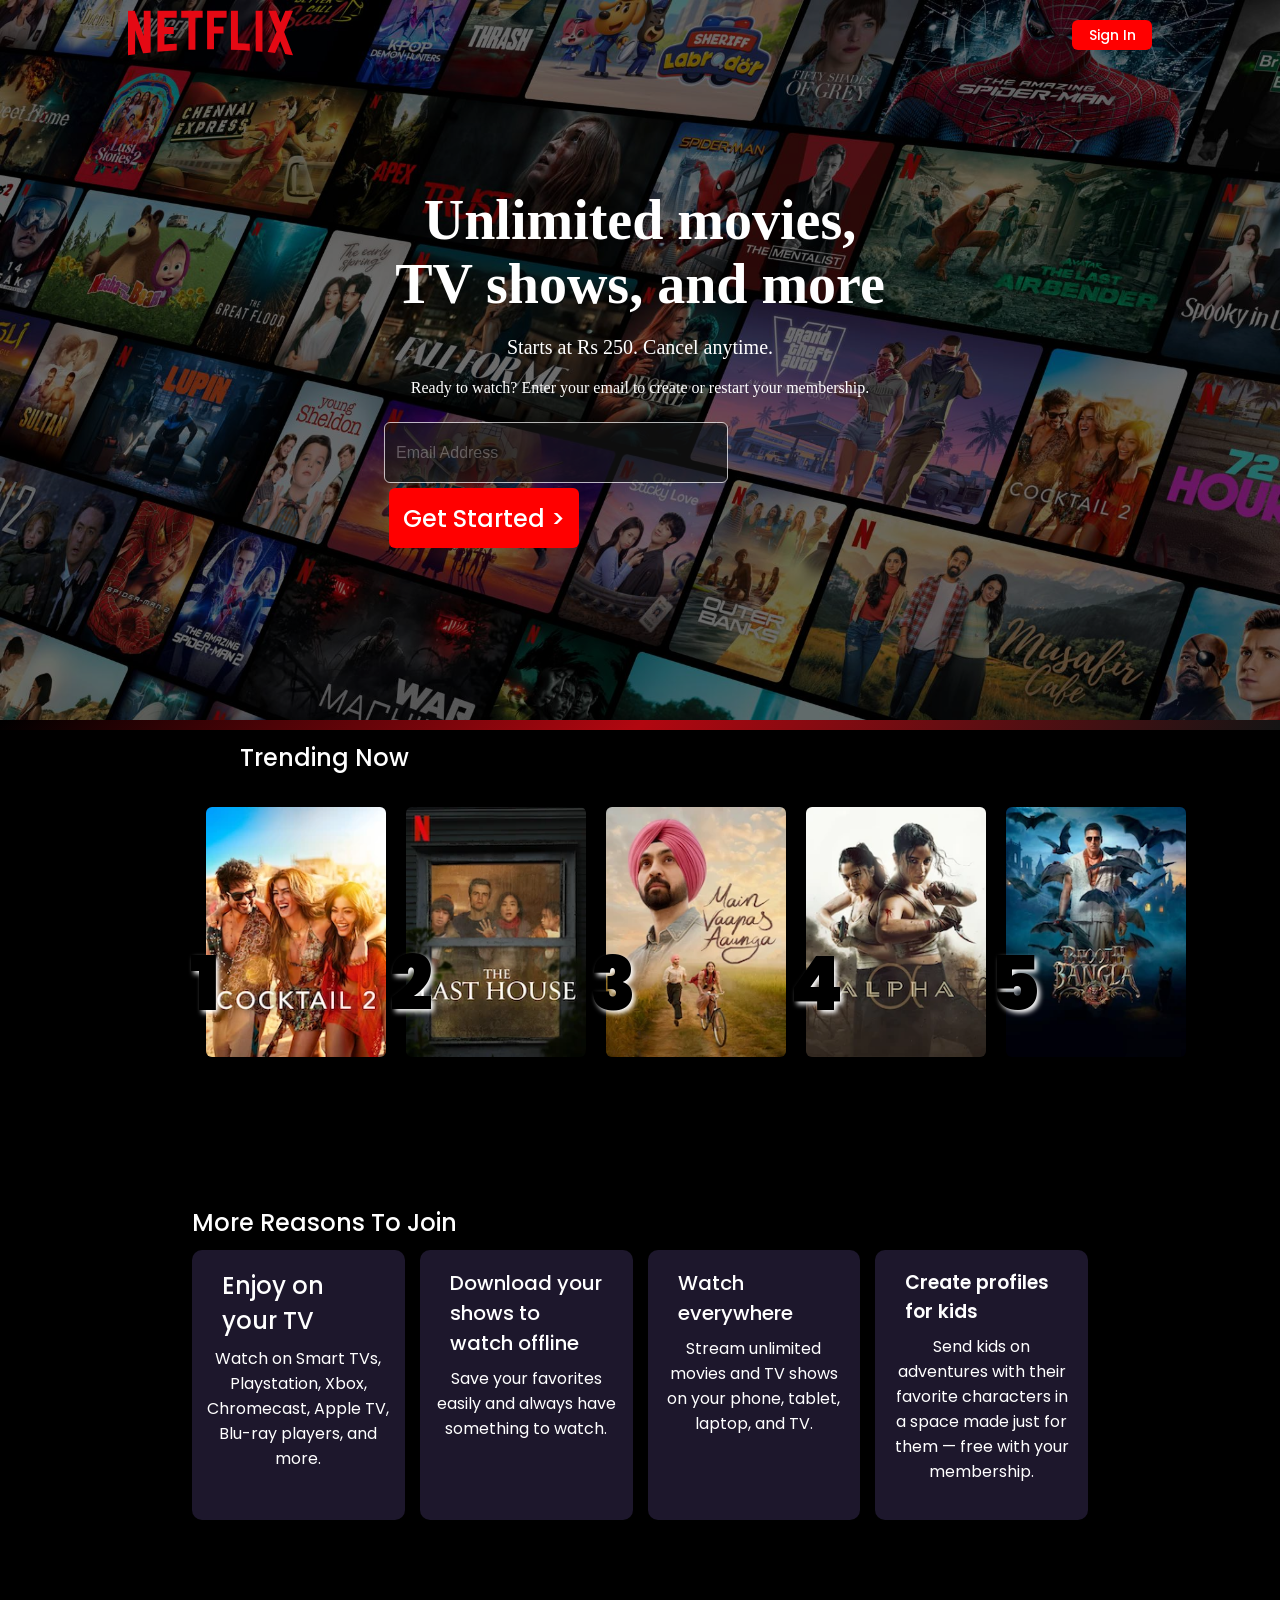
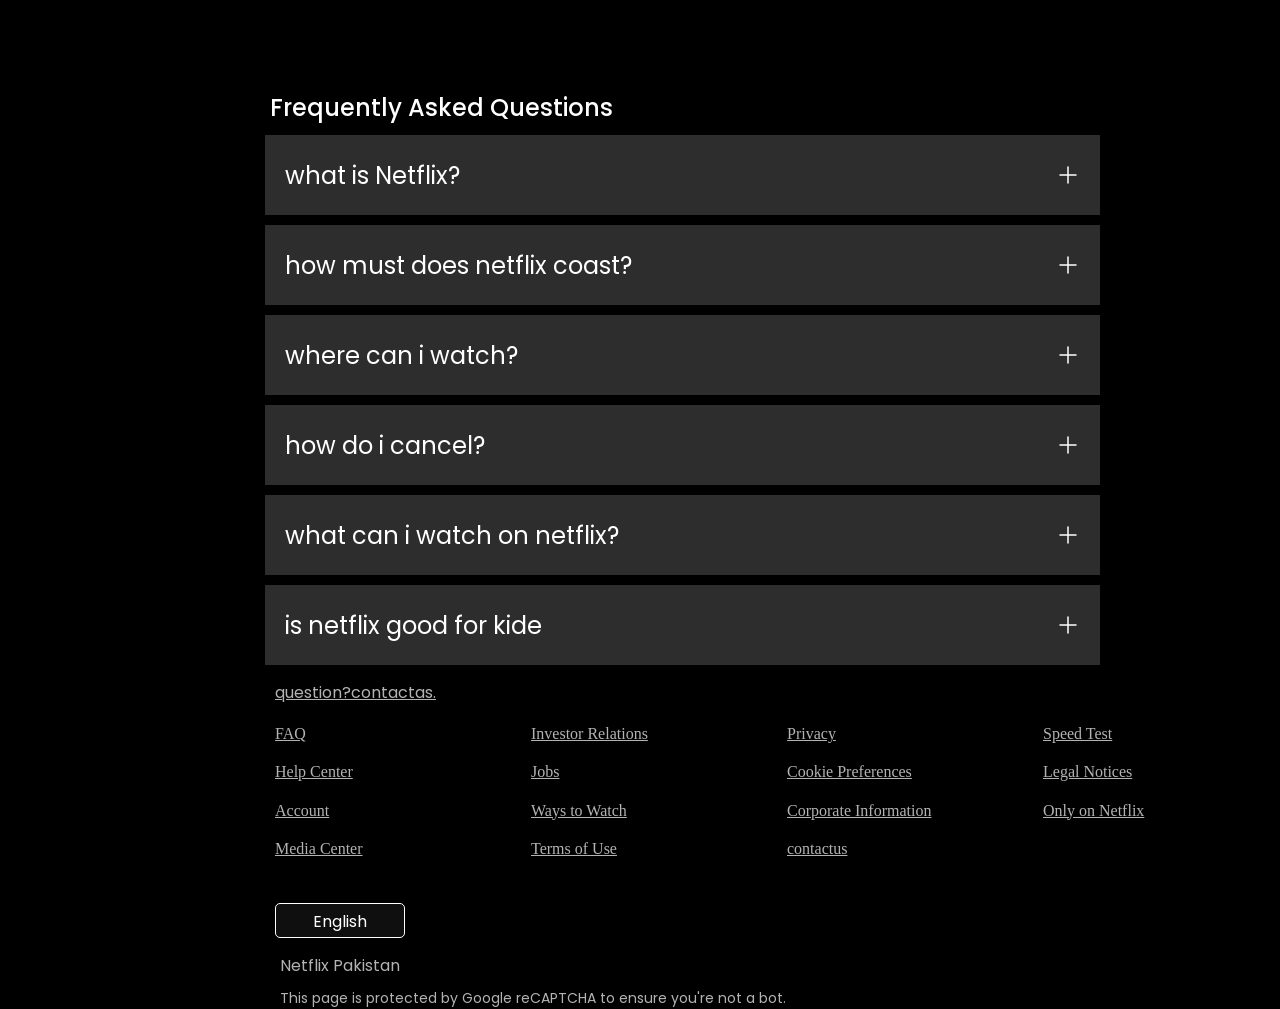
<file: index.html>
<!DOCTYPE html>
<html lang="en">

<head>
    <meta charset="UTF-8">
    <meta name="viewport" content="width=device-width, initial-scale=1.0">
    <title>Netflix Pakistan - Watch TV Shows Online, Watch Movies Online</title>
    <link rel="stylesheet" href="style.css">
    <link rel="shortcut icon" href="assiets/netflix_logo_icon_170919.png" type="image/x-icon">
</head>

<body>
    <div class="main">
        <nav>
            <span><svg xmlns="http://www.w3.org/2000/svg" width="370" height="100" fill="none" viewBox="0 0 370 100">
                    <path fill="#e50914"
                        d="M50.83 93.54V0H35.21v56.77L14.9 0H0v100c5.31-.83 10.31-1.56 15.94-2.19V43.23l17.81 52.4c5.94-.84 11.56-1.15 17.08-2.09m30.84-56.87V15.63h27.6V0H66.04v92.3l43.23-3.45v-15c-9.27.32-18.44 1.05-27.6 1.67V52.3c5.83-.31 13.95-.31 20.83-.31V36.35c-5.52 0-14.8.32-20.83.32m85.73-21.04V0h-48.03v15.63h16.15V87.7c5.1-.21 10.42-.21 15.63-.21V15.63zm25.41 19.9v-19.9h28.34V0H177.4v86.67h15.41V51.15h21.36V35.52zm53.65 37.39V0h-15.63v87.7a930 930 0 0 1 42.2 2.1V74.26c-8.65-.42-17.61-1.14-26.57-1.35m39.79 17.91c5 .32 10.2.52 15.31 1.15V0h-15.31zM370 0h-17.08l-10.94 26.25L331.78 0H314.9l18.23 46.98-20.1 45.83c5.62.73 11.14 1.04 16.76 1.98l11.46-26.56 11.15 28.96c5.93.94 11.77 1.98 17.6 2.81l-19.8-52.4z" />
                </svg></span>
            <button>sign in</button>
        </nav>
        <div class="box">
        </div>
        <div class="hero">
            <span>Unlimited movies, TV shows, and more</span>
            <span>Starts at Rs 250. Cancel anytime.</span>
            <span>Ready to watch? Enter your email to create or restart your membership.
            </span>
            <div class="input">
                <input type="text" placeholder="email address">
                <span><button>get Started &gt; </button> </span>
            </div>
        </div>
        
    </div>
    <div class="curve">
        <div class="separation"></div>
    </div>
    <h1>trending now</h1>
    <section class="img-box">
        <div class="movie-img">
            <span class="number">1</span>
            <img src="/assiets/images/AAAABdASUN6RmS_9Cz6RcM4PKxYy7dodzanPKLVynf3XovDr3AcakvtDLt5PVphbOEWfopc547BO194AXv3WsY4MT8efTOi8sjiEvY8.webp"
                alt="">
        </div>
        <div class="movie-img">
            <span class="number">2</span>
            <img src="/assiets/images/AAAABeMf38J8BfSwaPGwqyyH1bh9xRy5TTduGHkgRHOrPAWSQV2qLqJOyOPgTWpQS_X8sm08WbnzcHtnEWSF0lym_O6wWU6FSapo7A3VQelXKzOKywdsjcpFeuDxpeCvkZo95tyG.webp"
                alt="">
        </div>
        <div class="movie-img">
            <span class="number">3</span>
            <img src="/assiets/images/AAAABevqnI_ZIxXIbPg7e804EBWlJDu2WE9sPDLN-2r0maVzKVKijib7GQViWgcGDs4g2s1Nb-FHECqdukyTdxe_sBJ4IFjxVwdjopI.webp"
                alt="">
        </div>
        <div class="movie-img">
            <span class="number">4</span>
            <img src="/assiets/images/AAAABSwMP_RP4yykJh43expsqt9f9o1tQuoaPVgB_6t5wLQmTIFH0C7ou759TjdtLFRaD8a7ugZ-YjogjGN6baRmKUGfKSySB8Akfs8.webp"
                alt="">
        </div>
        <div class="movie-img">
            <span class="number">5</span>
            <img src="/assiets/images/AAAABV634RJ705XipxQXbUOmWTlPM6NMLGOMgv8O6-1mpxjUiHuGTO8aU_smM_58vn7E3eNAHVvWJq0PdI-Nfb186hH-lCfPKhOAdpg.webp"
                alt="">
        </div>
        <svg viewBox="0 0 24 24" width="24" height="24" data-icon="ChevronRightMedium" data-icon-id=":r5:"
            aria-hidden="true" xmlns="http://www.w3.org/2000/svg" fill="none" role="img">
            <path fill="currentColor" fill-rule="evenodd"
                d="m15.586 12-7.293 7.293 1.414 1.414 8-8a1 1 0 0 0 0-1.414l-8-8-1.414 1.414z" clip-rule="evenodd">
            </path>
        </svg>
        <path fill="currentColor" fill-rule="evenodd"
            d="m15.586 12-7.293 7.293 1.414 1.414 8-8a1 1 0 0 0 0-1.414l-8-8-1.414 1.414z" clip-rule="evenodd"></path>
    </section>
    <section class="text">
        <h2>More Reasons to Join
        </h2>
        <div class="boxes">

            <div class="box box1 ">

                <span>Enjoy on your TV</span>
                <p>Watch on Smart TVs, Playstation, Xbox, Chromecast, Apple TV, Blu-ray players, and more.</p>
            </div>
            <div class="box box2">

                <span>Download your shows to watch offline
                </span>
                <p>Save your favorites easily and always have something to watch.

                </p>
            </div>
            <div class="box box3">

                <span>Watch everywhere
                </span>
                <p>Stream unlimited movies and TV shows on your phone, tablet, laptop, and TV.

                </p>
            </div>
            <div class="box box4">

                <span>Create profiles for kids
                </span>
                <p>Send kids on adventures with their favorite characters in a space made just for them — free with your
                    membership.

                </p>
            </div>
        </div>
    </section>
    <section class="freq">
        <h2>Frequently Asked Questions
        </h2>
        <div class="cost">
            <p>what is Netflix?</p>
            <svg xmlns="http://www.w3.org/2000/svg" viewBox="0 0 24 24" width="24" height="24" color="currentColor"
                fill="none" stroke="currentColor" stroke-width="1.5" stroke-linecap="round" stroke-linejoin="round">
                <path d="M12 4V20M20 12H4"></path>
            </svg>
        </div>
        <div class="cost">
            <p>how must does netflix coast?</p>
            <svg xmlns="http://www.w3.org/2000/svg" viewBox="0 0 24 24" width="24" height="24" color="currentColor"
                fill="none" stroke="currentColor" stroke-width="1.5" stroke-linecap="round" stroke-linejoin="round">
                <path d="M12 4V20M20 12H4"></path>
            </svg>
        </div>
        <div class="cost">
            <p>where can i watch?</p>
            <svg xmlns="http://www.w3.org/2000/svg" viewBox="0 0 24 24" width="24" height="24" color="currentColor"
                fill="none" stroke="currentColor" stroke-width="1.5" stroke-linecap="round" stroke-linejoin="round">
                <path d="M12 4V20M20 12H4"></path>
            </svg>
        </div>
        <div class="cost">
            <p>how do i cancel?</p>
            <svg xmlns="http://www.w3.org/2000/svg" viewBox="0 0 24 24" width="24" height="24" color="currentColor"
                fill="none" stroke="currentColor" stroke-width="1.5" stroke-linecap="round" stroke-linejoin="round">
                <path d="M12 4V20M20 12H4"></path>
            </svg>
        </div>
        <div class="cost">
            <p>what can i watch on netflix?</p>
            <svg xmlns="http://www.w3.org/2000/svg" viewBox="0 0 24 24" width="24" height="24" color="currentColor"
                fill="none" stroke="currentColor" stroke-width="1.5" stroke-linecap="round" stroke-linejoin="round">
                <path d="M12 4V20M20 12H4"></path>
            </svg>
        </div>
        <div class="cost">
            <p>is netflix good for kide</p>
            <svg xmlns="http://www.w3.org/2000/svg" viewBox="0 0 24 24" width="24" height="24" color="currentColor"
                fill="none" stroke="currentColor" stroke-width="1.5" stroke-linecap="round" stroke-linejoin="round">
                <path d="M12 4V20M20 12H4"></path>
            </svg>
        </div>
        <footer>
            <h2>question?contactas.</h2>
            <div class="question">
                <a href="#">FAQ</a>
                <a href="#">Investor Relations</a>
                <a href="#">Privacy</a>
                <a href="#">Speed Test</a>
                <a href="#">Help Center</a>
                <a href="#">Jobs</a>
                <a href="#">Cookie Preferences</a>
                <a href="#">Legal Notices</a>
                <a href="#">Account</a>
                <a href="#">Ways to Watch</a>
                <a href="#">Corporate Information</a>
                <a href="#">Only on Netflix</a>
                <a href="#">Media Center</a>
                <a href="#">Terms of Use</a>
                <a href="#">contactus</a>
            </div>
        </footer>
        <div class="foot">
            <button>English</button>
            <p>Netflix Pakistan</p>
            <p>This page is protected by Google reCAPTCHA to ensure you're not a bot.</p>
        </div>
    </section>



</body>

</html>
</file>
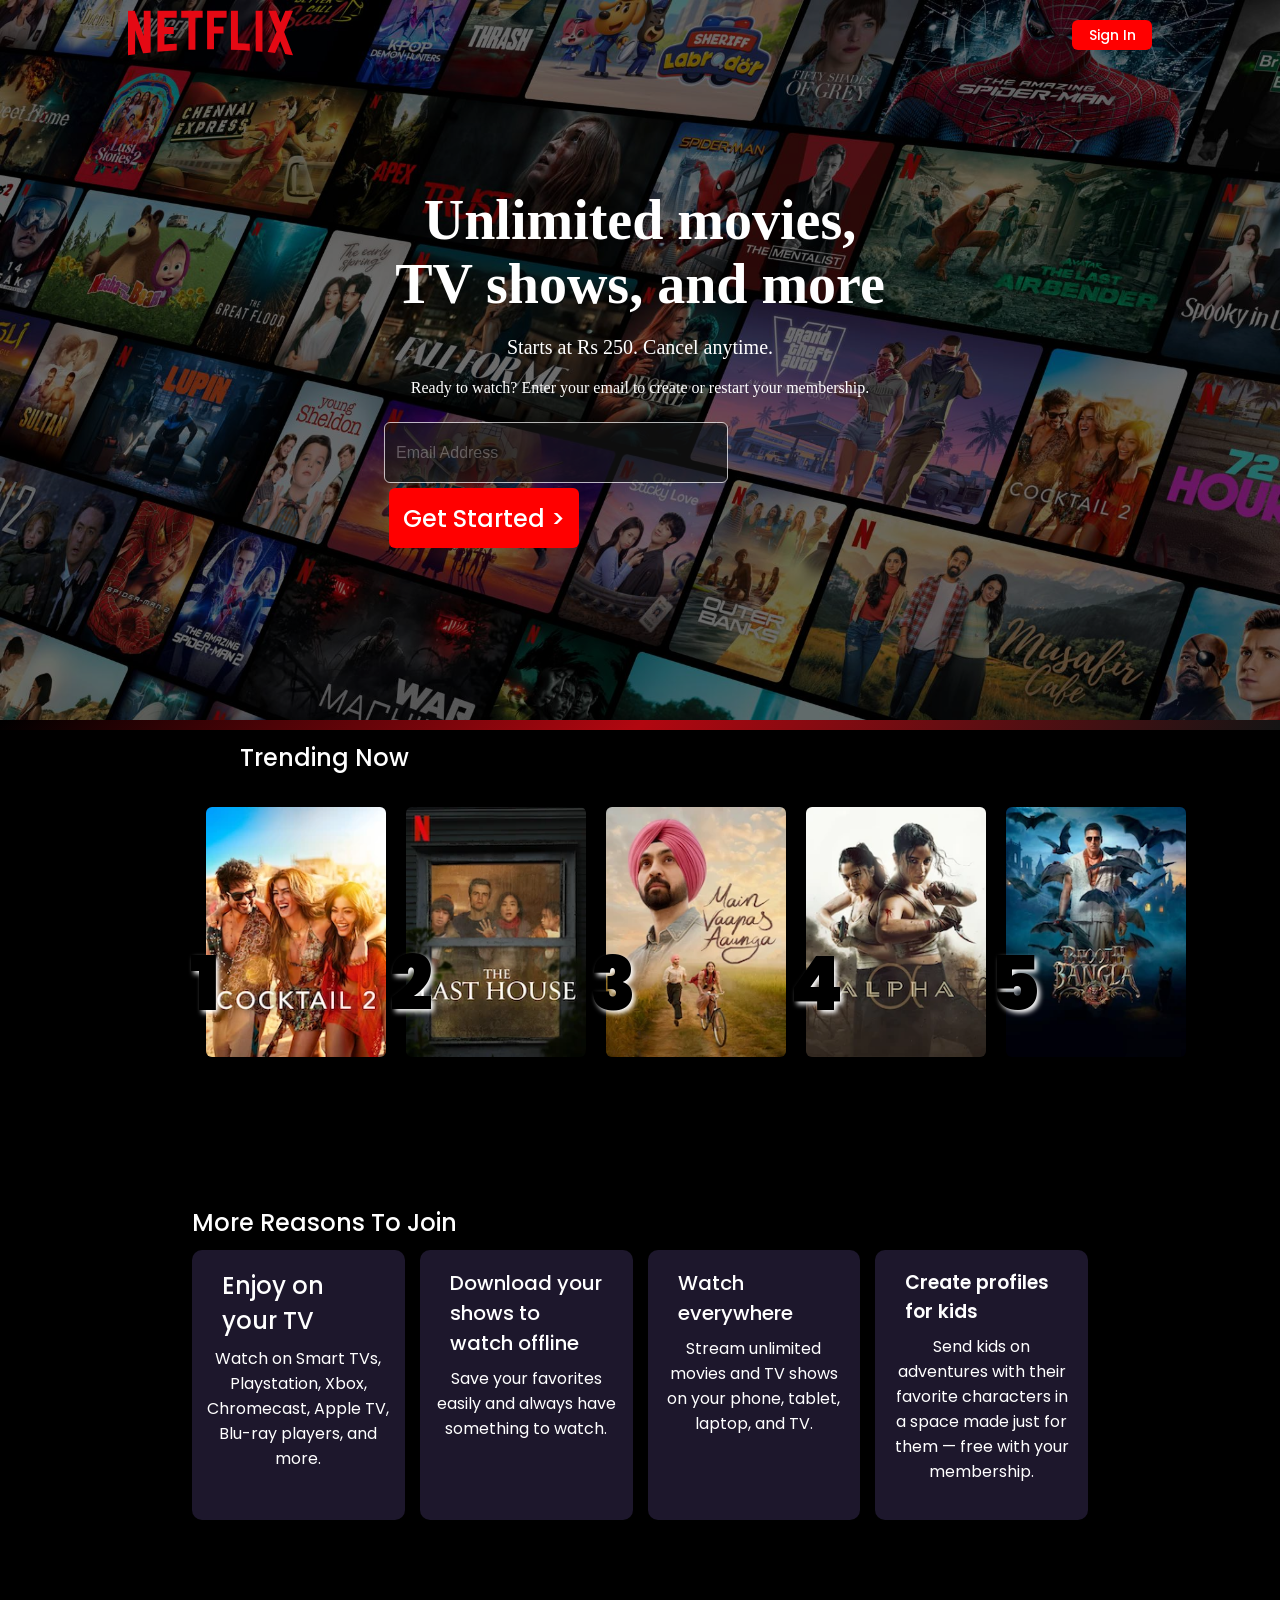
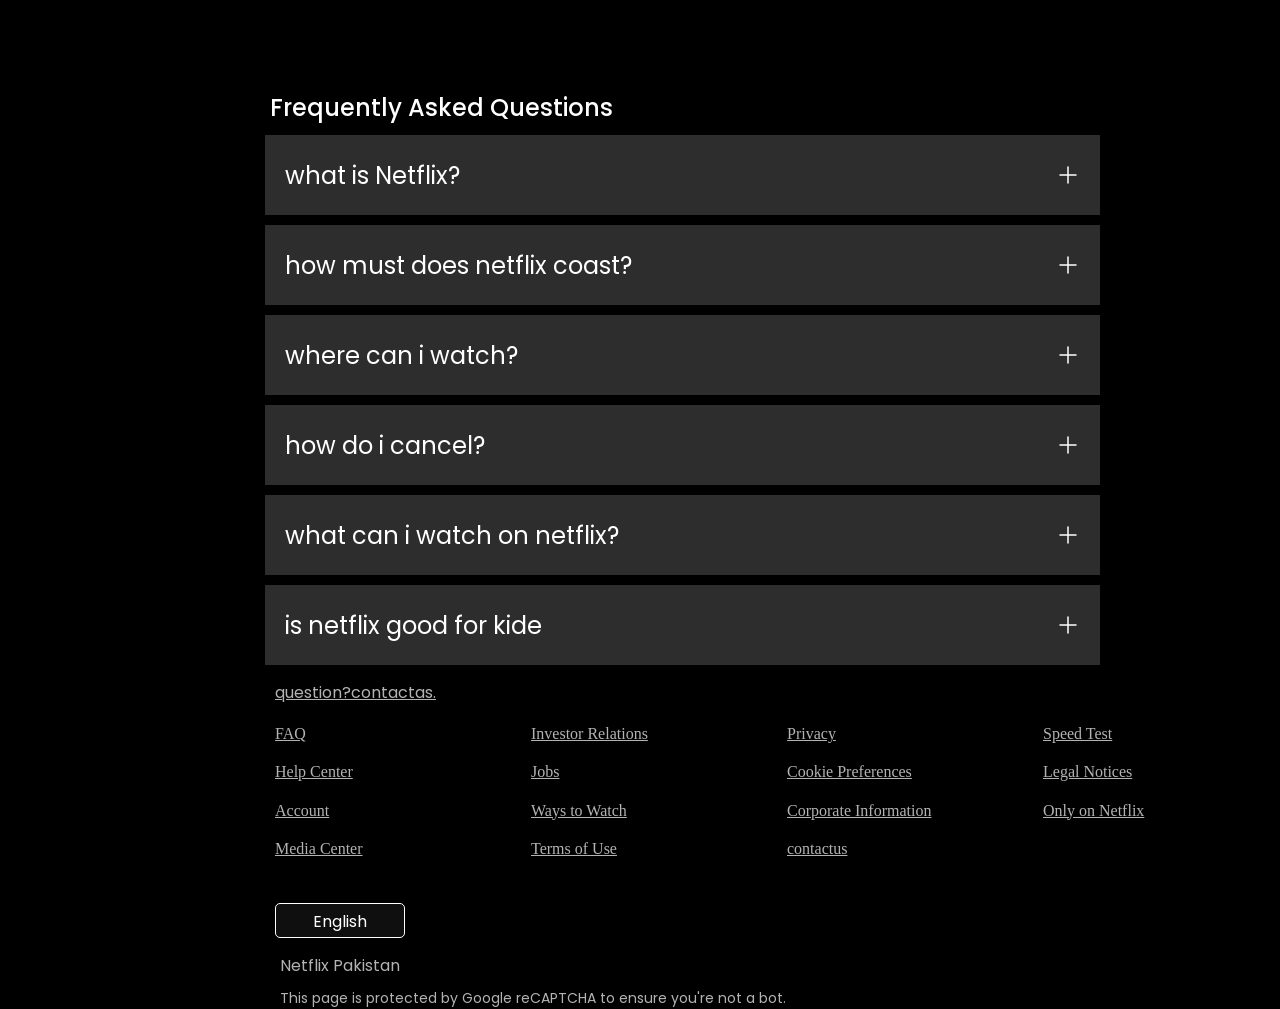
<file: project-netflex/index.html>
<!DOCTYPE html>
<html lang="en">

<head>
    <meta charset="UTF-8">
    <meta name="viewport" content="width=device-width, initial-scale=1.0">
    <title>Netflix Pakistan - Watch TV Shows Online, Watch Movies Online</title>
    <link rel="stylesheet" href="style.css">
    <link rel="shortcut icon" href="netflix_logo_icon_170919.png" type="image/x-icon">
</head>

<body>
    <div class="main">
        <nav>
            <span><svg xmlns="http://www.w3.org/2000/svg" width="370" height="100" fill="none" viewBox="0 0 370 100">
                    <path fill="#e50914"
                        d="M50.83 93.54V0H35.21v56.77L14.9 0H0v100c5.31-.83 10.31-1.56 15.94-2.19V43.23l17.81 52.4c5.94-.84 11.56-1.15 17.08-2.09m30.84-56.87V15.63h27.6V0H66.04v92.3l43.23-3.45v-15c-9.27.32-18.44 1.05-27.6 1.67V52.3c5.83-.31 13.95-.31 20.83-.31V36.35c-5.52 0-14.8.32-20.83.32m85.73-21.04V0h-48.03v15.63h16.15V87.7c5.1-.21 10.42-.21 15.63-.21V15.63zm25.41 19.9v-19.9h28.34V0H177.4v86.67h15.41V51.15h21.36V35.52zm53.65 37.39V0h-15.63v87.7a930 930 0 0 1 42.2 2.1V74.26c-8.65-.42-17.61-1.14-26.57-1.35m39.79 17.91c5 .32 10.2.52 15.31 1.15V0h-15.31zM370 0h-17.08l-10.94 26.25L331.78 0H314.9l18.23 46.98-20.1 45.83c5.62.73 11.14 1.04 16.76 1.98l11.46-26.56 11.15 28.96c5.93.94 11.77 1.98 17.6 2.81l-19.8-52.4z" />
                </svg></span>
            <button>sign in</button>
        </nav>
        <div class="box">
        </div>
        <div class="hero">
            <span>Unlimited movies, TV shows, and more</span>
            <span>Starts at Rs 250. Cancel anytime.</span>
            <span>Ready to watch? Enter your email to create or restart your membership.
            </span>
            <div class="input">
                <input type="text" placeholder="email address">
                <span><button>get Started &gt; </button> </span>
            </div>
        </div>
        
    </div>
    <div class="curve">
        <div class="separation"></div>
    </div>
    <h1>trending now</h1>
    <section class="img-box">
        <div class="movie-img">
            <span class="number">1</span>
            <img src="/assiets/images/AAAABdASUN6RmS_9Cz6RcM4PKxYy7dodzanPKLVynf3XovDr3AcakvtDLt5PVphbOEWfopc547BO194AXv3WsY4MT8efTOi8sjiEvY8.webp"
                alt="">
        </div>
        <div class="movie-img">
            <span class="number">2</span>
            <img src="/assiets/images/AAAABeMf38J8BfSwaPGwqyyH1bh9xRy5TTduGHkgRHOrPAWSQV2qLqJOyOPgTWpQS_X8sm08WbnzcHtnEWSF0lym_O6wWU6FSapo7A3VQelXKzOKywdsjcpFeuDxpeCvkZo95tyG.webp"
                alt="">
        </div>
        <div class="movie-img">
            <span class="number">3</span>
            <img src="/assiets/images/AAAABevqnI_ZIxXIbPg7e804EBWlJDu2WE9sPDLN-2r0maVzKVKijib7GQViWgcGDs4g2s1Nb-FHECqdukyTdxe_sBJ4IFjxVwdjopI.webp"
                alt="">
        </div>
        <div class="movie-img">
            <span class="number">4</span>
            <img src="/assiets/images/AAAABSwMP_RP4yykJh43expsqt9f9o1tQuoaPVgB_6t5wLQmTIFH0C7ou759TjdtLFRaD8a7ugZ-YjogjGN6baRmKUGfKSySB8Akfs8.webp"
                alt="">
        </div>
        <div class="movie-img">
            <span class="number">5</span>
            <img src="/assiets/images/AAAABV634RJ705XipxQXbUOmWTlPM6NMLGOMgv8O6-1mpxjUiHuGTO8aU_smM_58vn7E3eNAHVvWJq0PdI-Nfb186hH-lCfPKhOAdpg.webp"
                alt="">
        </div>
        <svg viewBox="0 0 24 24" width="24" height="24" data-icon="ChevronRightMedium" data-icon-id=":r5:"
            aria-hidden="true" xmlns="http://www.w3.org/2000/svg" fill="none" role="img">
            <path fill="currentColor" fill-rule="evenodd"
                d="m15.586 12-7.293 7.293 1.414 1.414 8-8a1 1 0 0 0 0-1.414l-8-8-1.414 1.414z" clip-rule="evenodd">
            </path>
        </svg>
        <path fill="currentColor" fill-rule="evenodd"
            d="m15.586 12-7.293 7.293 1.414 1.414 8-8a1 1 0 0 0 0-1.414l-8-8-1.414 1.414z" clip-rule="evenodd"></path>
    </section>
    <section class="text">
        <h2>More Reasons to Join
        </h2>
        <div class="boxes">

            <div class="box box1 ">

                <span>Enjoy on your TV</span>
                <p>Watch on Smart TVs, Playstation, Xbox, Chromecast, Apple TV, Blu-ray players, and more.</p>
            </div>
            <div class="box box2">

                <span>Download your shows to watch offline
                </span>
                <p>Save your favorites easily and always have something to watch.

                </p>
            </div>
            <div class="box box3">

                <span>Watch everywhere
                </span>
                <p>Stream unlimited movies and TV shows on your phone, tablet, laptop, and TV.

                </p>
            </div>
            <div class="box box4">

                <span>Create profiles for kids
                </span>
                <p>Send kids on adventures with their favorite characters in a space made just for them — free with your
                    membership.

                </p>
            </div>
        </div>
    </section>
    <section class="freq">
        <h2>Frequently Asked Questions
        </h2>
        <div class="cost">
            <p>what is Netflix?</p>
            <svg xmlns="http://www.w3.org/2000/svg" viewBox="0 0 24 24" width="24" height="24" color="currentColor"
                fill="none" stroke="currentColor" stroke-width="1.5" stroke-linecap="round" stroke-linejoin="round">
                <path d="M12 4V20M20 12H4"></path>
            </svg>
        </div>
        <div class="cost">
            <p>how must does netflix coast?</p>
            <svg xmlns="http://www.w3.org/2000/svg" viewBox="0 0 24 24" width="24" height="24" color="currentColor"
                fill="none" stroke="currentColor" stroke-width="1.5" stroke-linecap="round" stroke-linejoin="round">
                <path d="M12 4V20M20 12H4"></path>
            </svg>
        </div>
        <div class="cost">
            <p>where can i watch?</p>
            <svg xmlns="http://www.w3.org/2000/svg" viewBox="0 0 24 24" width="24" height="24" color="currentColor"
                fill="none" stroke="currentColor" stroke-width="1.5" stroke-linecap="round" stroke-linejoin="round">
                <path d="M12 4V20M20 12H4"></path>
            </svg>
        </div>
        <div class="cost">
            <p>how do i cancel?</p>
            <svg xmlns="http://www.w3.org/2000/svg" viewBox="0 0 24 24" width="24" height="24" color="currentColor"
                fill="none" stroke="currentColor" stroke-width="1.5" stroke-linecap="round" stroke-linejoin="round">
                <path d="M12 4V20M20 12H4"></path>
            </svg>
        </div>
        <div class="cost">
            <p>what can i watch on netflix?</p>
            <svg xmlns="http://www.w3.org/2000/svg" viewBox="0 0 24 24" width="24" height="24" color="currentColor"
                fill="none" stroke="currentColor" stroke-width="1.5" stroke-linecap="round" stroke-linejoin="round">
                <path d="M12 4V20M20 12H4"></path>
            </svg>
        </div>
        <div class="cost">
            <p>is netflix good for kide</p>
            <svg xmlns="http://www.w3.org/2000/svg" viewBox="0 0 24 24" width="24" height="24" color="currentColor"
                fill="none" stroke="currentColor" stroke-width="1.5" stroke-linecap="round" stroke-linejoin="round">
                <path d="M12 4V20M20 12H4"></path>
            </svg>
        </div>
        <footer>
            <h2>question?contactas.</h2>
            <div class="question">
                <a href="#">FAQ</a>
                <a href="#">Investor Relations</a>
                <a href="#">Privacy</a>
                <a href="#">Speed Test</a>
                <a href="#">Help Center</a>
                <a href="#">Jobs</a>
                <a href="#">Cookie Preferences</a>
                <a href="#">Legal Notices</a>
                <a href="#">Account</a>
                <a href="#">Ways to Watch</a>
                <a href="#">Corporate Information</a>
                <a href="#">Only on Netflix</a>
                <a href="#">Media Center</a>
                <a href="#">Terms of Use</a>
                <a href="#">contactus</a>
            </div>
        </footer>
        <div class="foot">
            <button>English</button>
            <p>Netflix Pakistan</p>
            <p>This page is protected by Google reCAPTCHA to ensure you're not a bot.</p>
        </div>
    </section>



</body>

</html>
</file>
<file: style.css>
@import url('https://fonts.googleapis.com/css2?family=Basic&family=Poppins:ital,wght@0,100;0,200;0,300;0,400;0,500;0,600;0,700;0,800;0,900;1,100;1,200;1,300;1,400;1,500;1,600;1,700;1,800;1,900&display=swap');

* {
    margin: 0;
    padding: 0;
}

body {
    background-color: black;
    box-sizing: border-box;
    overflow-x: hidden;
}

.main {
    background-image: url(assiets/images/PK-en-20260831-TRIFECTA-perspective_bc9a7950-8249-46a3-98ef-0d84d7eb0abf_large.jpg);
    width: 100vw;
    max-width: 1800px;
    height: 80vh;
    /* background-position: center center; */
    background-size: cover;
    position: relative;
}

.main .box {
    background-color: #010101;
    opacity: 0.44;
    max-width: 1800px;
    width: 100Vw;
    height: 80vh;
    position: absolute;
    top: 0;
}

nav {
    display: flex;
    justify-content: space-between;
    align-items: center;
    width: 80vw;
    height: 70px;
    margin: 0px auto;

}

nav svg {
    width: 165px;
    position: relative;
    z-index: 10;
}
nav button:hover{
    cursor: pointer;
}
nav button {
    width: 80px;
    height: 30px;
    font-size: 14px;
    font-weight: 500;
    /* font-family:  "Netflix Sans", "Helvetica Neue", "Segoe UI", Roboto, Ubuntu, sans-serif; */
    font-family: "Poppins", sans-serif;
    position: relative;
    z-index: 10;
    border: none;
    background-color: red;
    border-radius: 6px;
    text-transform: capitalize;
    padding: 5px;
    color: rgb(255, 255, 255);
}

.hero {

    color: white;
    height: 80%;
    width: 40%;
    display: flex;
    justify-content: center;
    align-items: center;
    margin: 10px auto 0px;
    flex-direction: column;
    position: relative;
    gap: 10px;


}

.hero> :nth-child(1) {
    text-align: center;
    align-items: center;
    font-weight: 700;
    font-size: 56px;
    margin-bottom: 10px;
}

.hero> :nth-child(2) {
    text-align: center;
    align-items: center;
    font-weight: 500;
    font-size: 20px;
    margin-bottom: 10px;
}

.hero> :nth-child(3) {
    text-align: center;
    align-items: center;
    font-weight: 400;
    font-size: 16px;
    margin-bottom: 10px;
}

.input input {
    font-weight: 400;
    font-size: 16px;
    color: rgb(255, 255, 255);
    text-transform: capitalize;

    /* min-width: 1.5rem;
    min-height: 1.5rem; */
    width: 320px;
    height: 37px;
    padding: 11px;
    margin: 5px auto 0px;
    background-color: rgba(23, 23, 23, 0.9);
    opacity: 0.70;
    border: 1px solid white;
    border-radius: 6px;

}
.input input:hover{
    outline: solid white;
    outline-offset: 2px;
}

.input button {
    background-color: red;
    color: white;
    font-weight: 500;
    font-size: 24px;
    width: 190px;
    height: 60px;
    padding: 5px;
    font-family: "Poppins", sans-serif;
    border: none;
    border-radius: 6px;
    text-transform: capitalize;
    margin: 5px 0px 0px 5px;

}
.input button:hover{
    cursor: pointer;
}

.curve {
    position: relative;
    width: 100%;
    z-index: 1;
    overflow-x: hidden;
    height: 10px;
    background: linear-gradient(135deg, #000000, #B20710, #141414);

}

.separation {
    height: 10%;
    width: 100%;
    border-top-left-radius: 50% 100%;
    border-top-right-radius: 50% 100%;
    border-bottom: none;

    /* background-color: #BA90D6; */
    background: linear-gradient(135deg, #000000, #B20710, #141414);
    position: absolute;
    top: 0;



}

.img-box {
    width: 72vw;
    height: 45vh;
    display: flex;
    margin: 5px auto;
    /* background-color: rgb(194, 35, 35); */
    border: 2px solid black;
    border-radius: 7px;
    padding: 15px;
    box-sizing: border-box;

}

h1 {
    display: flex;
    
    color: white;
    margin: 10px 0px 5px 240px;
    text-transform: capitalize;
    font-family: "Poppins", sans-serif;
    font-weight: 500;
    font-size: 24px;
}

.img-box .movie-img {
    position: relative;
    margin: 10px;
    border-radius: 6px;
    width: 50vw;
    height: 40vh;
    border: none;
}

.movie-img img {
    width: 180px;
    height: 250px;
    object-fit: fill;
    border: none;
    border-radius: 6px;
    object-position: center center;
}
.movie-img .number {
    font-size: 75px;
    font-family: "Poppins", sans-serif;
    font-weight: 900;
    position: absolute;
    z-index: 2;
    text-align: center;
    top: 120px;
    left: -16px;
    text-shadow: 3px 3px 5px white;
    
}
.movie-img img:hover{
    transform: rotateY(20deg);
    cursor: pointer;
    box-shadow: 1px 1px 2px whitesmoke;

}
.img-box> svg{
    background-color: rgba(21, 21, 21, 0.66);
    width: 75px;
    height: 130px;
    margin-top: 70px;
    font-size: 10px;
    border: none;
    border-radius: 6px;
    cursor: pointer;
    color: aliceblue;
}
.img-box> svg:hover{
    background-color: rgba(51, 51, 51, 1);
}
.text {
    width: 70vw;
    height: 45vh;
    /* background-color: red; */
    margin: 10px auto;
    padding: 10px;


}

.text>h2 {
    display: flex;
    justify-content: flex-start;

    text-transform: capitalize;
    font-weight: 500;
    font-size: 24px;
    margin-bottom: 5px;
    font-family: "Poppins", sans-serif;
    color: white;

}

.boxes {
    display: flex;
    justify-content: center;
    align-items: center;
    gap: 15px;
}

.text .box {
    width: 280px;
    height: 250px;
    border: none;
    border-radius: 10px;
    padding: 10px;
    color: white;
    margin: 5px auto;
    /* background: linear-gradient(135deg, #050B2E, #1B0B3A, #5B21B6); */
    background-color: #1d172c;
}







.box1 :nth-child(1) {
    display: inline-block;
    margin: 8px 20px;
    /* text-align: center; */
    font-size: 24px;
    font-weight: 500;
    font-family: "Poppins", sans-serif;
}

.box1 :nth-child(2) {
    text-align: center;
    font-size: 16px;
    font-weight: 400;
    font-family: "Poppins", sans-serif;
    margin: 0px 5px;
}

.box2 :nth-child(1) {
    display: inline-block;
    margin: 8px 20px;
    /* text-align: center; */
    font-size: 20px;
    font-weight: 500;
    font-family: "Poppins", sans-serif;
}

.box2 :nth-child(2) {
    text-align: center;
    font-size: 16px;
    font-weight: 400;
    font-family: "Poppins", sans-serif;
    margin: 0px 5px;
}

.box3 :nth-child(1) {
    display: inline-block;
    margin: 8px 20px;
    /* text-align: center; */
    font-size: 20px;
    font-weight: 500;
    font-family: "Poppins", sans-serif;
}

.box3 :nth-child(2) {
    text-align: center;
    font-size: 16px;
    font-weight: 400;
    font-family: "Poppins", sans-serif;
    margin: 0px 5px;
}

.box4 :nth-child(1) {
    display: inline-block;
    margin: 8px 20px;
    /* text-align: center; */
    font-size: 19px;
    font-weight: 600;
    font-family: "Poppins", sans-serif;
}

.box4 :nth-child(2) {
    text-align: center;
    font-size: 16px;
    font-weight: 400;
    font-family: "Poppins", sans-serif;
    margin: 0px 5px;
}

.freq {
    width: 80vw;
    height: 50vh;
    display: grid;
    grid-template-columns: 1;

    padding: 15px;
    margin: 50px 250px 0px;
}

.freq>h2 {
    font-weight: 500;
    font-size: 24px;
    color: white;
    font-family: "Poppins", sans-serif;
    margin: 5px;
}

.freq .cost {
    width: 80%;
    height: 80px;
    border: none;
    color: white;
    background-color: #2d2d2d;
    font-family: "Poppins", sans-serif;

    display: flex;
    justify-content: space-between;
    padding: 20px;
    align-items: center;
    box-sizing: border-box;
    font-size: 24px;
    font-weight: 400;
    margin: 5px 0px;

}

.freq .cost:hover {
    cursor: pointer;
    background-color: #414141;
}

.question {
    width: 80vw;
    margin: 5px 0px;
    height: 17vh;
    grid-template-columns: 1fr 1fr 1fr 1fr;
    display: grid;
    padding: 10px;
}



.question a {
    color: #b3b3b3;

}

footer>h2 {
    display: flex;
    justify-content: flex-start;
    color: #b3b3b3;
    font-size: 16px;
    font-weight: 400;
    font-family: "Poppins", sans-serif;
    text-decoration: underline;
    margin: 10px;

}

.foot {
    width: 80%;
    height: 10vh;
    
    color: #b3b3b3;
    font-family: "Poppins", sans-serif;
    padding: 5px;
}

.foot>button {
    font-family: "Poppins", sans-serif;
    padding: 5px;
    font-size: 16px;
    font-weight: 400;
    width: 130px;
    height: 35px;
    text-align: center;
    margin: 5px;
    background-color: #0f0f0f;
    color: white;
    border: 1px solid white;
    border-radius: 5px;
}

.foot :nth-child(2){
    font-size: 16px;
    font-weight: 400;
    margin: 10px;
}
.foot :nth-child(3){
    font-size: 14px;
    font-weight: 400;
    margin: 10px;
}

/* @media screen and (max-width:500px) {
    bady{
        background-color: #B20710;
    }
    nav{
        width: 80%;

    }
    nav> svg{
        width:5px; 
    }
    .main{
        width: 500px;
        height: 550px;
        background-repeat: no-repeat;
        background-size: fill;
    }
    .main> .box{
        width: 500px;
        height: 550px;
    }
    .hero{
        height: 150px;
        width: 400px;
        margin: 10px auto;
        display: grid;
        grid-template-columns: 1fr;
    }
    .hero> span{
        font-size: 5px;
        font-weight: 0;
    }
    .input button{
        margin-left: 70px;
    }
    h1{
        margin: 10px 15px;
    }
    .img-box{
        width: 70%;
        margin: 0px 0px;
    }
    .img-box .movie-img {
        display: grid;
        grid-template-columns: repeat(6, 1fr);
    }
    .img-box ,.movie-img{
        height: 200px;
        width: 100px;
    }
    .movie-img img{
        width: 100px;
        height: 200px;
        overflow: hidden;
    }
    .movie-img .number{
        font-size: 60px;
    }
    .text{
        height: 30vh;
    }
    .text> h2{
        margin: 20px 0px;
    }
    .boxes{
        display: grid;
        grid-template-columns: 1fr;
        margin: 0px;
        overflow: hidden;
    }
    .freq{
        width: 525px;
        height: 400px;
        margin: 15px;
    }
    .boxes .box{
        width: 70vw;
        padding: 30px;
    }
    
    header{
        height: 50vh;
        width: 30vw;
    }
    header a{
        display: grid;
        grid-template-columns: 1fr 1fr 1fr ;
        margin: 5px;
    }
    
    .foot{
        width: 100%;
        padding: 10px;
        display: grid;
        grid-template-columns: 1fr 1fr ;
    }
    .foot> button{
        margin: 5px;
    }
    .foot p {
        padding: 5px;
        margin: 20px;
    }
} */
@media screen and (max-width: 1100px) {

    .main {
        height: 75vh;
        min-height: 550px;
    }
    
    .hero {
        width: 80%;
    }
    
    .boxes {
        grid-template-columns: repeat(2, 1fr);
    }
    
    .text .box {
        min-height: 220px;
    }
    
    .question {
        grid-template-columns: repeat(3, 1fr);
    }
    
    }
    
    /* =====================================================
    MOBILE
    501px - 768px
    ===================================================== */
    
    @media screen and (max-width: 768px) {
    
    .main {
        height: 70vh;
        min-height: 520px;
    
        background-position: center;
    }
    
    nav {
        width: 90%;
        height: 70px;
    }
    
    nav svg {
        width: 120px;
    }
    
    nav button {
        width: 75px;
        height: 32px;
    
        font-size: 13px;
    }
    
    .hero {
        width: 90%;
        height: calc(100% - 70px);
    }
    
    .hero > :nth-child(1) {
        font-size: clamp(30px, 7vw, 42px);
    }
    
    .hero > :nth-child(2) {
        font-size: 16px;
    }
    
    .hero > :nth-child(3) {
        font-size: 14px;
    }
    
    .input {
        flex-direction: column;
    
        width: 100%;
    }
    
    .input input {
        width: 100%;
        max-width: 500px;
    }
    
    .input button {
        width: 100%;
        max-width: 500px;
    
        font-size: 18px;
    }
    
    h1 {
        width: 90%;
    
        margin-top: 30px;
    
        font-size: 22px;
    }
    
    .img-box {
        width: 90%;
        height: 90%;
        /* background-color: rgba(216, 8, 8, 0.5); */
        padding: 15px 20px;
    }
    
    .img-box .movie-img {
        flex-basis: 150px;
    
        width: 150px;
        height: 215px;
    }
    
    .movie-img .number {
        font-size: 60px;
    
        left: -15px;
    }
    
    .img-box > svg {
        display: none;
    }
    
    .text {
        width: 90%;
    }
    
    .text > h2 {
        font-size: 22px;
    }
    
    .boxes {
        grid-template-columns: 1fr;
    }
    
    .text .box {
        min-height: 180px;
    
        padding: 25px;
    }
    
    .freq {
        width: 90%;
    
        margin-top: 45px;
    }
    
    .freq > h2 {
        font-size: 22px;
    }
    
    .freq .cost {
        min-height: 65px;
    
        padding: 15px;
    
        font-size: 17px;
    }
    
    .question {
        grid-template-columns: repeat(2, 1fr);
    
        gap: 15px;
    }
    
    }
    
    /* =====================================================
    SMALL MOBILE
    500px AND BELOW
    ===================================================== */
    
    @media screen and (max-width: 500px) {
    
    .main {
        width: 100%;
        height: 70vh;
        min-height: 500px;
    
        background-size: cover;
        background-position: center;
    }
    
    nav {
        width: 90%;
        height: 65px;
    }
    
    nav svg {
        width: 100px;
    }
    
    nav button {
        width: 70px;
        height: 30px;
    
        font-size: 12px;
    }
    
    .hero {
        width: 90%;
        height: calc(100% - 65px);
    
        gap: 10px;
    }
    
    .hero > :nth-child(1) {
        width: 100%;
    
        font-size: 30px;
        line-height: 1.15;
    }
    
    .hero > :nth-child(2) {
        font-size: 15px;
    }
    
    .hero > :nth-child(3) {
        width: 100%;
    
        font-size: 13px;
        line-height: 1.5;
    }
    
    .input {
        width: 100%;
    
        flex-direction: column;
    
        gap: 8px;
    }
    
    .input input {
        width: 80%;
        height: 30px;
        
    
        font-size: 14px;
    }
    
    .input button {
        width: 80%;
        height: 50px;
    
        font-size: 17px;
    }
    
    /* Trending */
    
    h1 {
        width: 90%;
    
        margin: 25px auto 10px;
    
        font-size: 20px;
    }
    
    .img-box {
        width: 100%;
        height:390px;
        /* background-color: red; */
    
        padding: 5px ;
    
        /* gap: 20px; */
        display: grid;
        grid-template-columns: repeat(3, 1fr);
    }
    
    .img-box .movie-img {
        
        margin: 5px auto;       
        width: 100px;
        height: 140px;
        gap: 1px;
        /* background-color: gainsboro; */
    }
    .movie-img img {
        width: 100px;
        height: 140px;
        object-fit: fill;
    }
    
    .movie-img .number {
        left: -15px;
        top: 80px;
        bottom: -4px;
    
        font-size: 55px;
    }
    
    /* More Reasons */
    
    .text {
        width: 90%;
        /* background-color: red; */
        height: 100%;
        margin: 40px auto;
    }
    
    .text > h2 {
        font-size: 20px;
    }
    
    .boxes {
        grid-template-columns: 1fr;
        display: grid;
        height: 100%;
        width: 100%;
        gap: 12px;
    }
    
    .text .box {
        width: 70%;
        height: 110px;
    
        padding: 20px;
    }
    
    .text .box span {
        font-size: 18px;
    }
    
    .text .box p {
        font-size: 14px;
    }
    
    /* FAQ */
    
    .freq {
        width: 90%;
    
        margin: 40px auto 0;
        padding-bottom: 30px;
    }
    
    .freq > h2 {
        font-size: 20px;
    }
    
    .freq .cost {
        width: 100%;
        min-height: 60px;
    
        padding: 15px;
    
        font-size: 15px;
    }
    
    .freq .cost svg {
        width: 24px;
        height: 24px;
    }
    
    /* Footer */
    
    footer {
        margin-top: 45px;
        height: 300px;
        width: 90%;
        /* background-color: orange; */
    }
    
    footer > h2 {
        font-size: 15px;
    }
    
    .question {
        grid-template-columns: 1fr 1fr;
    
        gap: 15px 20px;
    }
    
    .question a {
        font-size: 12px;
    }
    
    .foot {
        padding-top: 15px;
        height: 200px;
    }
    
    .foot > button {
        width: 120px;
        height: 35px;
    }
    
    .foot > p {
        font-size: 12px;
        line-height: 1.5;
        margin: 5px 0;
    }
    
    }
    
    /* =====================================================
    VERY SMALL PHONES
    350px AND BELOW
    ===================================================== */
    
    @media screen and (max-width: 350px) {
    .main > .box {
        width: 100%;
        height: 70vh;
        min-height: 500px;
    }
    .hero > :nth-child(1) {
        font-size: 26px;
    }
    
    .hero > :nth-child(2) {
        font-size: 14px;
    }
    
    .hero > :nth-child(3) {
        font-size: 12px;
    }
    
    .img-box .movie-img {
        flex-basis: 115px;
    
        width: 80px;
        height: 140px;
    }
    .img-box> svg {
        width: 60px;
        height: 100px;
        background-color: rgba(17, 16, 16, 0.66);
        color: aliceblue;
        margin-top: 50px;
    }
    
    .movie-img .number {
        font-size: 48px;
        top: 80px;
    }
    section.text{
        width: 90%;
        height: 100%;
        /* background-color: red; */
    }
    .boxes {
        gap: 10px;
        width: 100%;
        height: 100%;
        display: grid;
        grid-template-columns: 1fr ;
    }
    .boxes .box {
        width: 210px;
        height: 60px;
    }
    .freq .cost {
        font-size: 14px;
    }
    footer{
        width: 90%;
        height: 330px;
        margin: 0px auto;
        
        /* background-color: red; */
    }
    footer>h2{
        font-size: 14px;
    }
    footer .question a{
        font-size: 12px;
        
    }
    footer .foot>button{
        width: 100px;
        height: 30px;
    }
    footer .foot>p{
        font-size: 10px;
    }
    footer .foot> :nth-child(2){
        font-size: 10px;
    }
    footer .foot> :nth-child(3){
        font-size: 10px;
    }
    .question {
        grid-template-columns: 1fr 1fr;
        display: grid;
    }
    .input input{
        width: 80%;
        height: 30px;
    }
    .foot{
        width: 90%;
        height: 200px;
        margin: 0px auto;
    
    }
}
</file>
<file: project-netflex/style.css>
@import url('https://fonts.googleapis.com/css2?family=Basic&family=Poppins:ital,wght@0,100;0,200;0,300;0,400;0,500;0,600;0,700;0,800;0,900;1,100;1,200;1,300;1,400;1,500;1,600;1,700;1,800;1,900&display=swap');

* {
    margin: 0;
    padding: 0;
}

body {
    background-color: black;
    box-sizing: border-box;
    overflow-x: hidden;
}

.main {
    background-image: url(assiets/images/PK-en-20260831-TRIFECTA-perspective_bc9a7950-8249-46a3-98ef-0d84d7eb0abf_large.jpg);
    width: 100vw;
    max-width: 1500px;
    height: 80vh;
    /* background-position: center center; */
    background-size: cover;
    position: relative;
}

.main .box {
    background-color: #010101;
    opacity: 0.44;
    max-width: 1500px;
    width: 100Vw;
    height: 80vh;
    position: absolute;
    top: 0;
}

nav {
    display: flex;
    justify-content: space-between;
    align-items: center;
    width: 80vw;
    height: 70px;
    margin: 0px auto;

}

nav svg {
    width: 165px;
    position: relative;
    z-index: 10;
}
nav button:hover{
    cursor: pointer;
}
nav button {
    width: 80px;
    height: 30px;
    font-size: 14px;
    font-weight: 500;
    /* font-family:  "Netflix Sans", "Helvetica Neue", "Segoe UI", Roboto, Ubuntu, sans-serif; */
    font-family: "Poppins", sans-serif;
    position: relative;
    z-index: 10;
    border: none;
    background-color: red;
    border-radius: 6px;
    text-transform: capitalize;
    padding: 5px;
    color: rgb(255, 255, 255);
}

.hero {

    color: white;
    height: 80%;
    width: 40%;
    display: flex;
    justify-content: center;
    align-items: center;
    margin: 10px auto 0px;
    flex-direction: column;
    position: relative;
    gap: 10px;


}

.hero> :nth-child(1) {
    text-align: center;
    align-items: center;
    font-weight: 700;
    font-size: 56px;
    margin-bottom: 10px;
}

.hero> :nth-child(2) {
    text-align: center;
    align-items: center;
    font-weight: 500;
    font-size: 20px;
    margin-bottom: 10px;
}

.hero> :nth-child(3) {
    text-align: center;
    align-items: center;
    font-weight: 400;
    font-size: 16px;
    margin-bottom: 10px;
}

.input input {
    font-weight: 400;
    font-size: 16px;
    color: rgb(255, 255, 255);
    text-transform: capitalize;

    /* min-width: 1.5rem;
    min-height: 1.5rem; */
    width: 320px;
    height: 37px;
    padding: 11px;
    margin: 5px auto 0px;
    background-color: rgba(23, 23, 23, 0.9);
    opacity: 0.70;
    border: 1px solid white;
    border-radius: 6px;

}
.input input:hover{
    outline: solid white;
    outline-offset: 2px;
}

.input button {
    background-color: red;
    color: white;
    font-weight: 500;
    font-size: 24px;
    width: 190px;
    height: 60px;
    padding: 5px;
    font-family: "Poppins", sans-serif;
    border: none;
    border-radius: 6px;
    text-transform: capitalize;
    margin: 5px 0px 0px 5px;

}
.input button:hover{
    cursor: pointer;
}

.curve {
    position: relative;
    width: 100%;
    z-index: 1;
    overflow-x: hidden;
    height: 10px;
    background: linear-gradient(135deg, #000000, #B20710, #141414);

}

.separation {
    height: 10%;
    width: 100%;
    border-top-left-radius: 50% 100%;
    border-top-right-radius: 50% 100%;
    border-bottom: none;

    /* background-color: #BA90D6; */
    background: linear-gradient(135deg, #000000, #B20710, #141414);
    position: absolute;
    top: 0;



}

.img-box {
    width: 72vw;
    height: 45vh;
    display: flex;
    margin: 5px auto;
    /* background-color: rgb(194, 35, 35); */
    border: 2px solid black;
    border-radius: 7px;
    padding: 15px;
    box-sizing: border-box;

}

h1 {
    display: flex;
    
    color: white;
    margin: 10px 0px 5px 240px;
    text-transform: capitalize;
    font-family: "Poppins", sans-serif;
    font-weight: 500;
    font-size: 24px;
}

.img-box .movie-img {
    position: relative;
    margin: 10px;
    border-radius: 6px;
    width: 50vw;
    height: 40vh;
    border: none;
}

.movie-img img {
    width: 180px;
    height: 250px;
    object-fit: fill;
    border: none;
    border-radius: 6px;
    object-position: center center;
}
.movie-img .number {
    font-size: 75px;
    font-family: "Poppins", sans-serif;
    font-weight: 900;
    position: absolute;
    z-index: 2;
    text-align: center;
    top: 120px;
    left: -16px;
    text-shadow: 3px 3px 5px white;
    
}
.movie-img img:hover{
    transform: rotateY(20deg);
    cursor: pointer;
    box-shadow: 1px 1px 2px whitesmoke;

}
.img-box> svg{
    background-color: rgba(21, 21, 21, 0.66);
    width: 75px;
    height: 130px;
    margin-top: 70px;
    font-size: 10px;
    border: none;
    border-radius: 6px;
    cursor: pointer;
    color: aliceblue;
}
.img-box> svg:hover{
    background-color: rgba(51, 51, 51, 1);
}
.text {
    width: 70vw;
    height: 45vh;
    /* background-color: red; */
    margin: 10px auto;
    padding: 10px;


}

.text>h2 {
    display: flex;
    justify-content: flex-start;

    text-transform: capitalize;
    font-weight: 500;
    font-size: 24px;
    margin-bottom: 5px;
    font-family: "Poppins", sans-serif;
    color: white;

}

.boxes {
    display: flex;
    justify-content: center;
    align-items: center;
    gap: 15px;
}

.text .box {
    width: 280px;
    height: 250px;
    border: none;
    border-radius: 10px;
    padding: 10px;
    color: white;
    margin: 5px auto;
    /* background: linear-gradient(135deg, #050B2E, #1B0B3A, #5B21B6); */
    background-color: #1d172c;
}







.box1 :nth-child(1) {
    display: inline-block;
    margin: 8px 20px;
    /* text-align: center; */
    font-size: 24px;
    font-weight: 500;
    font-family: "Poppins", sans-serif;
}

.box1 :nth-child(2) {
    text-align: center;
    font-size: 16px;
    font-weight: 400;
    font-family: "Poppins", sans-serif;
    margin: 0px 5px;
}

.box2 :nth-child(1) {
    display: inline-block;
    margin: 8px 20px;
    /* text-align: center; */
    font-size: 20px;
    font-weight: 500;
    font-family: "Poppins", sans-serif;
}

.box2 :nth-child(2) {
    text-align: center;
    font-size: 16px;
    font-weight: 400;
    font-family: "Poppins", sans-serif;
    margin: 0px 5px;
}

.box3 :nth-child(1) {
    display: inline-block;
    margin: 8px 20px;
    /* text-align: center; */
    font-size: 20px;
    font-weight: 500;
    font-family: "Poppins", sans-serif;
}

.box3 :nth-child(2) {
    text-align: center;
    font-size: 16px;
    font-weight: 400;
    font-family: "Poppins", sans-serif;
    margin: 0px 5px;
}

.box4 :nth-child(1) {
    display: inline-block;
    margin: 8px 20px;
    /* text-align: center; */
    font-size: 19px;
    font-weight: 600;
    font-family: "Poppins", sans-serif;
}

.box4 :nth-child(2) {
    text-align: center;
    font-size: 16px;
    font-weight: 400;
    font-family: "Poppins", sans-serif;
    margin: 0px 5px;
}

.freq {
    width: 80vw;
    height: 50vh;
    display: grid;
    grid-template-columns: 1;

    padding: 15px;
    margin: 50px 250px 0px;
}

.freq>h2 {
    font-weight: 500;
    font-size: 24px;
    color: white;
    font-family: "Poppins", sans-serif;
    margin: 5px;
}

.freq .cost {
    width: 80%;
    height: 80px;
    border: none;
    color: white;
    background-color: #2d2d2d;
    font-family: "Poppins", sans-serif;

    display: flex;
    justify-content: space-between;
    padding: 20px;
    align-items: center;
    box-sizing: border-box;
    font-size: 24px;
    font-weight: 400;
    margin: 5px 0px;

}

.freq .cost:hover {
    cursor: pointer;
    background-color: #414141;
}

.question {
    width: 80vw;
    margin: 5px 0px;
    height: 17vh;
    grid-template-columns: 1fr 1fr 1fr 1fr;
    display: grid;
    padding: 10px;
}



.question a {
    color: #b3b3b3;

}

footer>h2 {
    display: flex;
    justify-content: flex-start;
    color: #b3b3b3;
    font-size: 16px;
    font-weight: 400;
    font-family: "Poppins", sans-serif;
    text-decoration: underline;
    margin: 10px;

}

.foot {
    width: 80%;
    height: 10vh;
    
    color: #b3b3b3;
    font-family: "Poppins", sans-serif;
    padding: 5px;
}

.foot>button {
    font-family: "Poppins", sans-serif;
    padding: 5px;
    font-size: 16px;
    font-weight: 400;
    width: 130px;
    height: 35px;
    text-align: center;
    margin: 5px;
    background-color: #0f0f0f;
    color: white;
    border: 1px solid white;
    border-radius: 5px;
}

.foot :nth-child(2){
    font-size: 16px;
    font-weight: 400;
    margin: 10px;
}
.foot :nth-child(3){
    font-size: 14px;
    font-weight: 400;
    margin: 10px;
}

@media screen and (max-width:500px) {
    bady{
        background-color: #B20710;
    }
    nav{
        width: 80%;

    }
    nav> svg{
        width:5px; 
    }
    .main{
        width: 500px;
        height: 550px;
        background-repeat: no-repeat;
        background-size: fill;
    }
    .main> .box{
        width: 500px;
        height: 550px;
    }
    .hero{
        height: 150px;
        width: 400px;
        margin: 10px auto;
        display: grid;
        grid-template-columns: 1fr;
    }
    .hero> span{
        font-size: 5px;
        font-weight: 0;
    }
    .input button{
        margin-left: 70px;
    }
    h1{
        margin: 10px 15px;
    }
    .img-box{
        width: 70%;
        margin: 0px 0px;
    }
    .img-box .movie-img {
        display: grid;
        grid-template-columns: repeat(6, 1fr);
    }
    .img-box ,.movie-img{
        height: 200px;
        width: 100px;
    }
    .movie-img img{
        width: 100px;
        height: 200px;
        overflow: hidden;
    }
    .movie-img .number{
        font-size: 60px;
    }
    .text{
        height: 30vh;
    }
    .text> h2{
        margin: 20px 0px;
    }
    .boxes{
        display: grid;
        grid-template-columns: 1fr;
        margin: 0px;
        overflow: hidden;
    }
    .freq{
        width: 525px;
        height: 400px;
        margin: 15px;
    }
    .boxes .box{
        width: 70vw;
        padding: 30px;
    }
    
    header{
        height: 50vh;
        width: 30vw;
    }
    header a{
        display: grid;
        grid-template-columns: 1fr 1fr 1fr ;
        margin: 5px;
    }
    
    .foot{
        width: 100%;
        padding: 10px;
        display: grid;
        grid-template-columns: 1fr 1fr ;
    }
    .foot> button{
        margin: 5px;
    }
    .foot p {
        padding: 5px;
        margin: 20px;
    }
}
</file>
